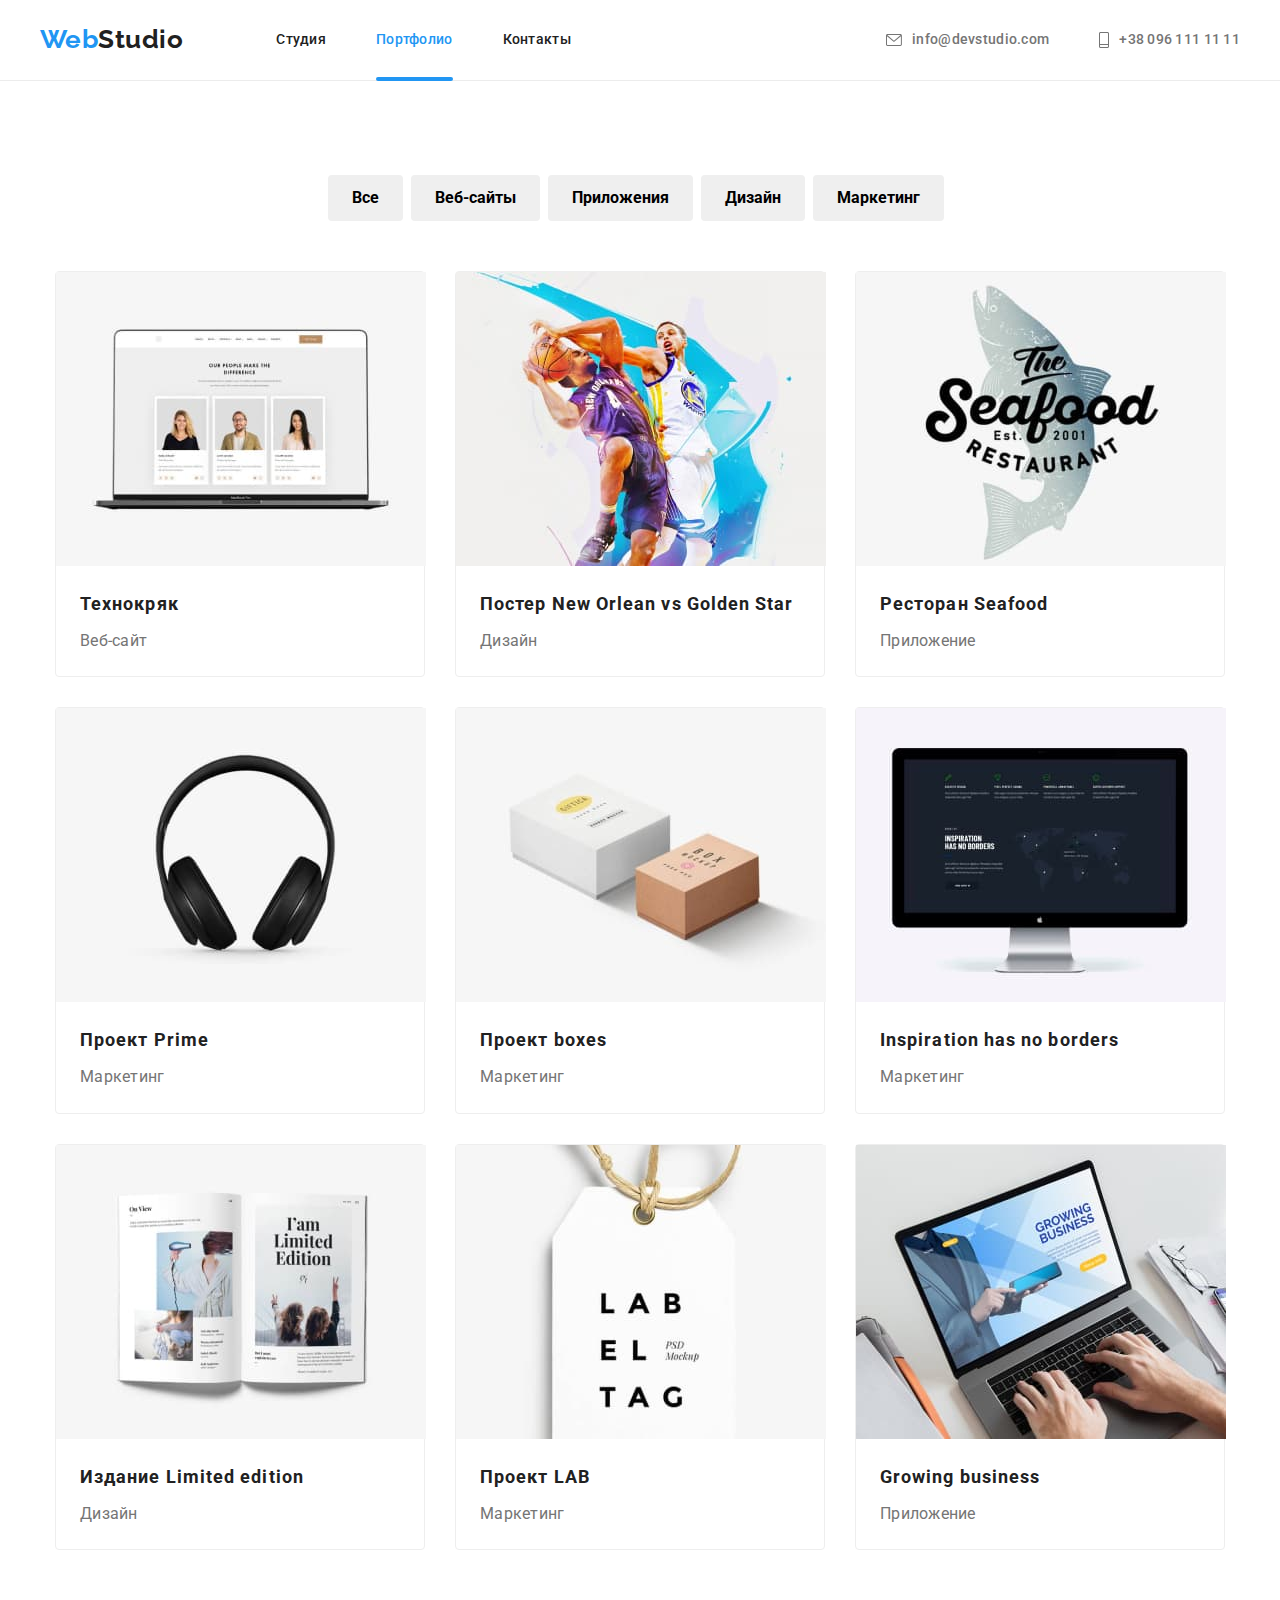
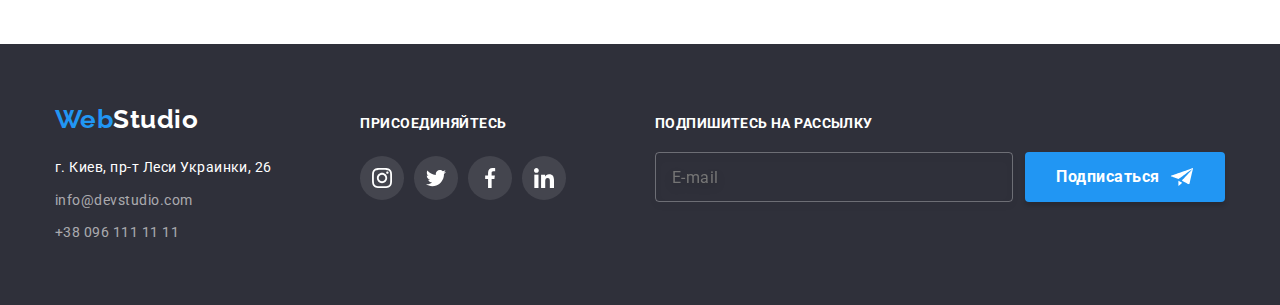
<file: portfolio.html>
<!DOCTYPE html>
<html lang="ru">

<head>
    <meta charset="UTF-8">
    <meta name="viewport" content="width=device-width, initial-scale=1.0">
    <title>Портфолио</title>

    <link rel="stylesheet" href="https://cdnjs.cloudflare.com/ajax/libs/modern-normalize/1.0.0/modern-normalize.min.css
">
    <link rel="preconnect" href="https://fonts.gstatic.com">
    <link
        href="https://fonts.googleapis.com/css2?family=Raleway:wght@700&family=Roboto:wght@400;500;700;900&display=swap"
        rel="stylesheet">
    <link rel="stylesheet" href="./css/styles.css">
</head>

<body>

    <header class="page-header">
        <div class="container">
            <nav class="main-nav">
                <a href="" class="logo-secondary"><span class="logo-primary">Web</span>Studio</a>

                <ul class="site-nav list">
                    <li class="item"><a href="./index.html" class="link">Студия</a></li>
                    <li class="item"><a href="./portfolio.html" class="link current">Портфолио</a></li>
                    <li class="item"><a href="" class="link">Контакты</a></li>
                </ul>
            </nav>

            <ul class="site-auth list">
                <li class="item">
                    <a href="mailto:info@devstudio.com" class="link">
                        <svg class="svg-mail">
                            <use href="./images/symbol-defs.svg#icon-envelope"></use>
                        </svg>
                        info@devstudio.com</a>
                </li>
                <li class="item">
                    <a href="tel:380961111111" class="link">
                        <svg class="svg-tel">
                            <use href="./images/symbol-defs.svg#icon-mobile"></use>
                        </svg>
                        +38 096 111 11 11</a>
                </li>
            </ul>
        </div>
    </header>




    <main>
        <section class="section-portfolio">
            <div class="container">
                <h2 class="visually-hidden">Портфолио</h2>

                <ul class="site-nav table">
                    <li class="first-but"><button type="button" class="button primary">Все</button></li>
                    <li class="first-but"><button type="button" class="button primary">Веб-сайты</button></li>
                    <li class="first-but"><button type="button" class="button primary">Приложения</button></li>
                    <li class="first-but"><button type="button" class="button primary">Дизайн</button></li>
                    <li class="first-but"><button type="button" class="button primary">Маркетинг</button></li>
                </ul>

                <ul class="description list">
                    <li class="section-photo">
                        <a class="link" href="">
                        <div class="project-block">
                            <img src="./images/tehnokrjak.jpg" alt="Технокряк" width="370">
                            <p class="submenu">
                                Технокряк это современная площадка распространения коронавируса. Компании используют эту платформу для цифрового
                                шпионажа и атак на защищённые сервера конкурентов.
                            </p>
                        </div>
                            <div class="photo-division">
                                <h3 class="photo-post">Технокряк</h3>
                                <p class="division">Веб-сайт</p>
                            </div>
                        </a>
                    </li>
                    <li class="section-photo">
                        <a href="" class="link">
                            <div class="project-block">
                            <img src="./images/poster.jpg" alt="Постер игры в баскетбол"
                                width="370">
                            <p class="submenu">
                                Технокряк это современная площадка распространения коронавируса. Компании используют эту платформу для цифрового
                                шпионажа и атак на защищённые сервера конкурентов.
                            </p>
                            </div>
                            <div class="photo-division">
                                <h3 class="photo-post">Постер New Orlean vs Golden Star</h3>
                                <p class="division">Дизайн</p>
                            </div>
                        </a>
                    </li>
                    <li class="section-photo">
                        <a href="" class="link">
                            <div class="project-block">
                            <img src="./images/seafood.jpg" alt="Постер ресторана морской кухни"
                                width="370">
                            <p class="submenu">
                                Технокряк это современная площадка распространения коронавируса. Компании используют эту платформу для цифрового
                                шпионажа и атак на защищённые сервера конкурентов.
                            </p>
                            </div>
                            <div class="photo-division">
                                <h3 class="photo-post">Ресторан Seafood</h3>
                                <p class="division">Приложение</p>
                            </div>
                        </a>
                    </li>
                    <li class="section-photo">
                        <a href="" class="link">
                            <div class="project-block">
                            <img src="./images/headphones.jpg" alt="Наушники" width="370">
                            <p class="submenu">
                                Технокряк это современная площадка распространения коронавируса. Компании используют эту платформу для цифрового
                                шпионажа и атак на защищённые сервера конкурентов.
                            </p>
                            </div>
                            <div class="photo-division">
                                <h3 class="photo-post">Проект Prime</h3>
                                <p class="division">Маркетинг</p>
                            </div>
                        </a>
                    </li>
                    <li class="section-photo">
                        <a href="" class="link">
                            <div class="project-block">
                            <img src="./images/two-boxes.jpg" alt="Две коробки" width="370">
                            <p class="submenu">
                                Технокряк это современная площадка распространения коронавируса. Компании используют эту платформу для цифрового
                                шпионажа и атак на защищённые сервера конкурентов.
                            </p>
                            </div>
                            <div class="photo-division">
                                <h3 class="photo-post">Проект boxes</h3>
                                <p class="division">Маркетинг</p>
                            </div>
                        </a>
                    </li>
                    <li class="section-photo">
                        <a href="" class="link">
                            <div class="project-block">
                            <img src="./images/monitor.jpg" alt="Черный монитор" width="370">
                            <p class="submenu">
                                Технокряк это современная площадка распространения коронавируса. Компании используют эту платформу для цифрового
                                шпионажа и атак на защищённые сервера конкурентов.
                            </p>
                            </div>
                            <div class="photo-division">
                                <h3 class="photo-post">Inspiration has no borders</h3>
                                <p class="division">Маркетинг</p>
                            </div>
                        </a>
                    </li>
                    <li class="section-photo">
                        <a href="" class="link">
                            <div class="project-block">
                            <img src="./images/magazine.jpg" alt="Журнал" width="370">
                            <p class="submenu">
                                Технокряк это современная площадка распространения коронавируса. Компании используют эту платформу для цифрового
                                шпионажа и атак на защищённые сервера конкурентов.
                            </p>
                            </div>
                            <div class="photo-division">
                                <h3 class="photo-post">Издание Limited edition</h3>
                                <p class="division">Дизайн</p>
                            </div>
                        </a>
                    </li>
                    <li class="section-photo">
                        <a href="" class="link">
                            <div class="project-block">
                            <img src="./images/label.jpg" alt="Белая бирка" width="370">
                            <p class="submenu">
                                Технокряк это современная площадка распространения коронавируса. Компании используют эту платформу для цифрового
                                шпионажа и атак на защищённые сервера конкурентов.
                            </p>
                            </div>
                            <div class="photo-division">
                                <h3 class="photo-post">Проект LAB</h3>
                                <p class="division">Маркетинг</p>
                            </div>
                        </a>
                    </li>
                    <li class="section-photo">
                        <a href="" class="link">
                            <div class="project-block">
                            <img src="./images/growing_business.jpg"
                                alt="Открытая страничка на компьютере" width="370">
                            <p class="submenu">
                                Технокряк это современная площадка распространения коронавируса. Компании используют эту платформу для цифрового
                                шпионажа и атак на защищённые сервера конкурентов.
                            </p>
                            </div>
                            <div class="photo-division">
                                <h3 class="photo-post">Growing business</h3>
                                <p class="division">Приложение</p>
                            </div>
                        </a>
                    </li>
                </ul>
            </div>
        </section>
    </main>

    <footer class="footer-portfolio">
        <div class="container">

            <div class="container-fotter">

                <div class="logo-address">
                    <a href="" class="logo-sec"><span class="logo-primary">Web</span>Studio</a>

                    <address class="address">г. Киев, пр-т Леси Украинки, 26</address>
                    <ul class="footer-address">
                        <li class="item-fotter"><a href="mailto:info@devstudio.com"
                                class="address-footer">info@devstudio.com</a></li>
                        <li class="item-fotter"><a href="tel:380961111111" class="address-footer">+38 096 111 11 11</a>
                        </li>
                    </ul>
                </div>

                <div class="second-column">
                    <p class="join">ПРИСОЕДИНЯЙТЕСЬ</p>
                    <ul class="join-icon">
                        <li class="footer-item link">
                            <a class="join-link" href="">
                                <svg class="footer-icon">
                                    <use href="./images/symbol-defs.svg#icon-instagram"></use>
                                </svg>
                            </a>
                        </li>
                    
                        <li class="footer-item link">
                            <a class="join-link" href="">
                                <svg class="footer-icon">
                                    <use href="./images/symbol-defs.svg#icon-twitter"></use>
                                </svg>
                            </a>
                        </li>
                    
                        <li class="footer-item link">
                            <a class="join-link" href="">
                                <svg class="footer-icon">
                                    <use href="./images/symbol-defs.svg#icon-facebook"></use>
                                </svg>
                            </a>
                        </li>
                    
                        <li class="footer-item link">
                            <a class="join-link" href="">
                                <svg class="footer-icon">
                                    <use href="./images/symbol-defs.svg#icon-linkedin"></use>
                                </svg>
                            </a>
                        </li>
                    </ul>
                </div>

            <div class="third-column">
                <p class="subscribe">Подпишитесь на рассылку</p>

                <div class="input-foot-container">
                <label for="footer-mail">
                    <input class="footer-input" type="email" name="mail" id="footer-mail" placeholder="E-mail">
                </label>

                <button type="submit" class="subscribe-button">Подписаться
                    <svg class="icon-send" width='24' height='24'>
                        <use href="./images/symbol-defs2.svg#icon-paper-plane"></use>
                    </svg>
                </button>
                </div>
            </div>
        </div>
        </div>
    </footer>

</body>

</html>
</file>
<file: css/styles.css>
:root {
  --primary-text-color: #212121;
  --secondary-text-color: #757575;
  --accent-color: #2196f3;
  --primary-white-color: #ffffff;
  --main-background-color: #ffffff;
  --secondary-background-color: #2f303a;
  --section-comanda-background: #f5f4fa;
  --adress-color: rgba(255, 255, 255, 0.6);
}

body {
  background: var(--main-background-color);
  font-family: Roboto, sans-serif;

  letter-spacing: 0.03em;
}

/*Студия*/

body .container {
  width: 1200px;
  margin-left: auto;
  margin-right: auto;
  padding-left: 15px;
  padding-right: 15px;
  display: block;
  /*outline: 2px solid tomato;*/
}

/*Hero*/

.hero {
  padding: 200px 0;
  letter-spacing: 0.06em;

  text-align: center;
  color: var(--primary-white-color);
  background: var(--secondary-background-color);

  height: 600px;
  background-image: linear-gradient(
      to right,
      rgba(47, 48, 58, 0.4),
      rgba(47, 48, 58, 0.4)
    ),
    url(../images/background-picture.jpg);
  background-repeat: no-repeat;
  background-size: cover;
  background-position: center;
}

.hero .container {
  padding: 0;
  width: 696px;
}

.hero-title {
  margin-bottom: 30px;
  font-weight: 900;
  font-size: 44px;
  line-height: 1.36;

  text-transform: uppercase;
}

.hero .primary {
  color: var(--primary-white-color);
  background: var(--accent-color);
}

.primary {
  display: inline-block;
  padding: 10px 32px;

  font-style: normal;
  font-weight: 700;
  font-size: 16px;
  line-height: 1.87;
  text-align: center;

  border-radius: 4px;

  cursor: pointer;
}

/*Модальное окно*/

.backdrop {
  position: fixed;
  top: 0;
  left: 0;
  width: 100%;
  height: 100%;
  background-color: rgba(0, 0, 0, 0.2);

  opacity: 1;
  transition: opacity 250ms cubic-bezier(0.4, 0, 0.2, 1);
}

.backdrop.is-hidden {
  opacity: 0;
  pointer-events: none;
}

.backdrop.is-hidden .modal {
  transform: translate(-50%, -50%) scale(0.9);
}

.modal {
  background-color: var(--primary-white-color);
  position: absolute;
  top: 50%;
  left: 50%;
  transform: translate(-50%, -50%);
  box-shadow: 0px 1px 3px rgba(0, 0, 0, 0.12), 0px 1px 1px rgba(0, 0, 0, 0.14),
    0px 2px 1px rgba(0, 0, 0, 0.2);
  border-radius: 4px;
}

.modal-button {
  width: 30px;
  height: 30px;
  border: 1px solid rgba(0, 0, 0, 0.1);
  box-sizing: border-box;
  border-radius: 50%;
  background-color: var(--primary-white-color);

  transition-property: color;
  transition-duration: 250ms;
  transition-timing-function: cubic-bezier(0.4, 0, 0.2, 1);
}

.modal .modal-button {
  float: right;
  margin: 8px 8px 0 0;
}

.modal-button:hover {
  color: var(--accent-color);
  cursor: pointer;
}

/*Раздел - Виимание к деталям*/

.work-section {
  padding-top: 94px;
  padding-bottom: 94px;
}

.work {
  display: flex;
  flex-wrap: wrap;

  /*font-size: 14px;*/

  list-style: none;

  margin: 0;
  padding: 0;
}

.work .work-item {
  width: calc((100% - 90px) / 4);
  margin-right: 30px;
}

.work .work-item:nth-child(4n) {
  margin-right: 0;
}

.icon-item {
  display: flex;
  height: 120px;
  padding: 0;
  border: none;
  background: #f5f4fa;
  border-radius: 4px;
  margin-bottom: 30px;
  justify-content: center;
  align-items: center;
}

.antenna {
  width: 65.32px;
  height: 70px;
}

.clock {
  width: 66.96px;
  height: 70px;
}

.computer {
  width: 70px;
  height: 53.69px;
}

.astranaut {
  width: 54.83px;
  height: 60.66px;
}

.work-title {
  margin-bottom: 10px;
  font-size: 14px;
  font-weight: 700;
  line-height: 1.14;
  text-transform: uppercase;

  color: var(--primary-text-color);
}
.work-description {
  font-weight: 400;
  font-size: 14px;
  line-height: 1.71;

  color: var(--secondary-text-color);
}
/*Раздел - Чем мы занимаемся*/

.section-example {
  padding-bottom: 94px;
}

.thumb {
  position: relative;
}

.product-actions {
  position: absolute;
  bottom: 0;
  left: 0;
  align-items: center;
  justify-content: center;

  display: flex;

  width: 100%;
  height: 70px;
  background-color: rgba(47, 48, 58, 0.8);
}

.example {
  font-family: Roboto;
  font-style: normal;
  font-weight: bold;
  font-size: 14px;
  line-height: 1.14;
  text-align: center;
  letter-spacing: 0.03em;
  text-transform: uppercase;

  color: var(--primary-white-color);
}

.product-section .example {
  width: 205px;
  height: 16px;
}

.section-example .section-title,
.section-comanda .section-title,
.clients .section-title {
  font-weight: 700;
  font-size: 36px;
  line-height: 1.17;
  text-align: center;

  margin-bottom: 50px;

  color: var(--primary-text-color);
}

.work-orientation {
  display: block;
  display: flex;
  flex-wrap: wrap;
  margin: 0;
  padding: 0;
}

.section-photo {
  list-style: none;
}

/* Раздел - Наша команда */

.section-comanda {
  padding-top: 94px;
  padding-bottom: 94px;
  background-color: var(--section-comanda-background);
}

.comanda {
  display: block;
  display: flex;
  flex-wrap: wrap;
  margin-top: 0;
  margin-bottom: 0;
  padding: 0;
}

.section-photos {
  list-style: none;
  width: calc((100% - 60px) / 3);
  border-radius: 4px;
  margin-right: 30px;
  margin-bottom: 30px;
  box-shadow: 0px 1px 3px rgba(0, 0, 0, 0.12), 0px 1px 1px rgba(0, 0, 0, 0.14),
    0px 2px 1px rgba(0, 0, 0, 0.2);
  background-color: var(--primary-white-color);
}

.comanda .section-photos {
  width: calc((100% - 90px) / 4);
}

.comanda .section-photos:nth-child(4n) {
  margin-right: 0;
}

.comanda .section-photos:nth-last-child(-n + 4) {
  margin-bottom: 0;
}

.name-job {
  padding: 30px 32px;
}

.section-photos .name,
.section-photos .job {
  font-size: 16px;
  line-height: 1.19;

  text-align: center;
  letter-spacing: 0.03em;
}

.name {
  font-weight: 500;

  margin-bottom: 10px;

  color: var(--primary-text-color);
}
.job {
  font-weight: 400;
  margin-bottom: 16px;
  color: var(--secondary-text-color);
}

.icon-comanda {
  display: flex;
  justify-content: center;
  align-items: center;
  padding: 0;
  margin: 0;
  list-style: none;
}

.icon-comanda .comanda-item {
  width: calc((100% - 30px) / 4);
}

.icon-comanda .comanda-item:nth-child(4n) {
  margin-right: 0;
}

.icon-comanda .comanda-item:nth-last-child(-n + 4) {
  margin-bottom: 0;
}

.comanda-link {
  display: inline-flex;
  justify-content: center;
  align-items: center;
  width: 44px;
  height: 44px;
  border-radius: 50%;
}

.comanda-item {
  margin-right: 10px;
}

.comanda-icon {
  width: 20px;
  height: 20px;

  transition-property: fill, background-color, color;
  transition-duration: 250ms;
  transition-timing-function: cubic-bezier(0.4, 0, 0.2, 1);
}

.comanda.item {
  display: block;
}

.comanda-item > .comanda-link {
  color: #afb1b8;
}

.join-link {
  fill: currentColor;
}

.comanda-icon .letter:hover {
  fill: var(--primary-white-color);
}

.comanda-item > .comanda-link:focus,
.comanda-item > .comanda-link:hover {
  fill: var(--primary-white-color);
  color: var(--primary-white-color);
  background-color: var(--accent-color);
}

/* Страничка Портфолио */

.page-header {
  border-bottom: 1px solid #ececec;
}

.page-header .container {
  padding: 0;
  display: flex;
  justify-content: space-between;
}

a {
  display: inline-block;
  position: relative;
  text-decoration: none;
}

.current::after {
  content: "";
  position: absolute;
  display: block;

  bottom: -1px;
  width: 100%;
  height: 4px;

  background: var(--accent-color);
  border-radius: 2px;
}

/* Логотип*/
.logo-primary {
  color: var(--accent-color);
}
.logo-secondary {
  display: block;
  padding-top: 24px;
  padding-bottom: 25px;
  margin-right: 93px;

  font-family: Raleway;
  font-weight: 700;
  font-size: 26px;
  line-height: 1.19;

  text-decoration: none;

  color: var(--primary-text-color);
}

/* Header navigation*/

.link {
  text-decoration: none;
  fill: currentColor;
}

.main-nav {
  display: flex;
  align-items: center;
  justify-content: space-around;
}

.site-nav {
  display: flex;
  margin-right: 0;
  margin-left: 0;
}

.site-nav .item + .item {
  margin-left: 50px;
}

.site-nav .link {
  padding-top: 32px;
  padding-bottom: 32px;
  display: block;
  color: var(--primary-text-color);

  transition-property: color;
  transition-duration: 250ms;
  transition-timing-function: cubic-bezier(0.4, 0, 0.2, 1);
}

.site-auth {
  display: flex;
  align-items: center;
}

.site-auth .item + .item {
  margin-left: 50px;
}

.site-auth .link {
  padding-top: 32px;
  padding-bottom: 32px;
  color: var(--secondary-text-color);
  display: flex;
  align-items: center;

  transition-property: color;
  transition-duration: 250ms;
  transition-timing-function: cubic-bezier(0.4, 0, 0.2, 1);
}

.list {
  padding: 0;
  margin: 0;
  font-weight: 500;
  font-size: 14px;
  line-height: 1.14;
  letter-spacing: 0.02em;

  list-style: none;
}

.site-nav .link:hover,
.site-nav .link:focus,
.site-auth .link:hover,
.site-auth .link:focus,
.site-nav .link.current,
.footer-address .address-footer:hover,
.footer-address .address-footer:focus {
  color: var(--accent-color);
}

.svg-mail {
  margin-right: 10px;
  width: 16px;
  height: 12px;
}

.svg-tel {
  margin-right: 10px;
  width: 10px;
  height: 16px;
}

/* Cписок кнопок*/

.section-portfolio {
  padding-top: 94px;
  padding-bottom: 94px;
}

.visually-hidden {
  position: absolute;
  clip: rect(0 0 0 0);
  width: 1px;
  height: 1px;
  margin: -1px;
}

.table {
  display: flex;
  justify-content: center;

  list-style: none;

  padding: 0;
  margin-top: 0;
  margin-right: 8px;
  margin-bottom: 50px;
}

.table .first-but {
  color: #f5f4fa;
}

.first-but .primary {
  padding: 6px 22px;
  border-color: transparent;
}

.first-but {
  margin-right: 8px;
  border-color: transparent;
}

.first-but:nth-child(5n) {
  margin-right: 0;
}

.list .button-primary,
.table .button-primary {
  font-weight: 500;
  font-size: 16px;
  line-height: 1.63;
}

.site-nav .primary:hover,
.site-nav .primary:focus,
.hero .primary:focus,
.hero .primary:hover {
  color: var(--primary-white-color);
  background: var(--accent-color);

  box-shadow: 0px 3px 1px rgba(0, 0, 0, 0.1), 0px 1px 2px rgba(0, 0, 0, 0.08),
    0px 2px 2px rgba(0, 0, 0, 0.12);
}

.button {
  transition-property: background-color, color;
  transition-duration: 250ms;
  transition-timing-function: cubic-bezier(0.4, 0, 0.2, 1);
}

/* Картинки с описанием*/

.description.list {
  display: block;
  display: flex;
  flex-wrap: wrap;
  padding: 0;
}

.project-block {
  position: relative;
  overflow: hidden;
  width: 370px;
  height: 294px;
}

.submenu {
  position: absolute;
  width: 100%;
  height: 100%;

  padding: 63px 24px;
  font-family: Roboto;
  font-style: normal;
  font-weight: normal;
  font-size: 18px;
  line-height: 1.55;
  letter-spacing: 0.03em;
  color: var(--primary-white-color);

  transition-property: transform;
  transition-duration: 250ms;
  transition-timing-function: cubic-bezier(0.4, 0, 0.2, 1);

  transform: translateY(100%);

  background: rgba(33, 150, 243, 0.9);
}

a:hover .submenu,
a:focus .submenu {
  transform: translateY(-100%);
}

.section-photo a:focus,
.section-photo a:hover {
  display: block;
  box-shadow: 0px 1px 1px rgba(0, 0, 0, 0.12), 0px 4px 4px rgba(0, 0, 0, 0.06),
    1px 4px 6px rgba(0, 0, 0, 0.16);
}

.section-photo .link {
  transition-property: box-shadow;
  transition: 500ms;
  transition-timing-function: cubic-bezier(0.4, 0, 0.2, 1);
}

.section-photo {
  position: relative;

  width: calc((100% - 60px) / 3);
  border-radius: 4px;
  border: 1px solid #eeeeee;
  margin-right: 30px;
  margin-bottom: 30px;
}

.section-photo:nth-child(3n) {
  margin-right: 0;
}

.section-photo:nth-last-child(-n + 3) {
  margin-bottom: 0;
}

.photo-division {
  display: block;
  padding-top: 20px;
  padding-bottom: 20px;
  padding-left: 24px;
}

.photo-post {
  margin-bottom: 4px;

  font-weight: 700;
  font-size: 18px;
  line-height: 2;

  letter-spacing: 0.06em;

  color: var(--primary-text-color);
}

.division {
  font-weight: 400;
  font-size: 16px;
  line-height: 1.9;

  color: var(--secondary-text-color);
}

img {
  display: block;
}

/*Clients*/

.clients {
  padding-top: 94px;
  padding-bottom: 94px;
}

.clients-list {
  display: flex;
  margin: auto;
  padding-inline-start: 0;
  list-style: none;
  justify-content: center;
}

.clients-icon .link {
  fill: #afb1b8;
  display: flex;
  justify-content: center;
  align-items: center;

  border: 1px solid #afb1b8;

  border-radius: 4px;
}

.client-logo {
  width: 170px;
  height: 90px;
}

.clients-icon a {
  transition-property: fill;
  transition-duration: 250ms;
  transition-timing-function: cubic-bezier(0.4, 0, 0.2, 1);
}

.clients-list .clients-icon {
  width: calc((100% - 150px) / 6);
  margin-right: 30px;
}

.clients-list .clients-icon:nth-child(6n) {
  margin-right: 0;
}

.clients-icon .link:hover,
.clients-icon .link:focus {
  fill: var(--accent-color);
  border-color: var(--accent-color);
  cursor: pointer;
}

/* Footer*/
footer {
  padding-top: 60px;
  padding-bottom: 60px;
  background: var(--secondary-background-color);
}

.logo-sec {
  font-family: Raleway;
  font-style: normal;
  font-weight: 700;
  font-size: 26px;
  line-height: 1.19;

  color: var(--primary-white-color);

  text-decoration: none;
}

.footer-portfolio {
  font-weight: 400;
  font-size: 14px;
  line-height: 1.7;
}

.address {
  margin-top: 20px;
  margin-bottom: 9px;

  font-style: normal;
  color: var(--primary-white-color);
}

/*.logo-address {
  margin-right: 70px;
}*/

.footer-address {
  padding: 0;
  margin-top: 0;
  margin-bottom: 0;
  list-style: none;
}

.item-fotter {
  margin-bottom: 9px;
}

.item-fotter:nth-child(2n) {
  margin-bottom: 0;
}

.address-footer {
  color: var(--adress-color);

  text-decoration: none;
}
/* Отступы*/

h1,
h2,
h3,
p {
  margin-top: 0px;
  margin-bottom: 0px;
  padding: 0;
}

/*Присоединяйтесь*/

.join {
  font-weight: 700;
  color: var(--primary-white-color);
  margin-bottom: 20px;
  text-transform: uppercase;
}

.container-fotter {
  display: flex;
  align-items: baseline;
}

.join-icon {
  display: inline-flex;
  justify-content: center;
  align-items: center;
  padding: 0;
  margin: 0;
  list-style: none;
}

.join-icon .footer-item {
  width: calc((100% - 30px) / 4);
}

.footer-item {
  margin-right: 10px;
}

.footer.item {
  display: block;
}

.join-icon .footer-item:nth-child(4n) {
  margin-right: 0;
}

.join-icon .footer-item:nth-last-child(-n + 4) {
  margin-bottom: 0;
}

.join-link {
  display: inline-flex;
  justify-content: center;
  align-items: center;
  width: 44px;
  height: 44px;
  border-radius: 50%;
  margin: 0;
  background: rgba(255, 255, 255, 0.1);

  transition-property: fill, background-color;
  transition-duration: 250ms;
  transition-timing-function: cubic-bezier(0.4, 0, 0.2, 1);
}

.footer-icon {
  width: 20px;
  height: 20px;
}

.footer-item > .join-link {
  color: var(--primary-white-color);
}

.footer-icon .letter:hover {
  fill: var(--primary-white-color);
}
.footer-item > .join-link:focus,
.footer-item > .join-link:hover {
  fill: var(--primary-white-color);
  color: var(--primary-white-color);
  background-color: var(--accent-color);
}

.container-fotter {
  justify-content: space-between;
}

.subscribe {
  margin-top: 0;
  margin-bottom: 20px;
  font-weight: 700;
  font-size: 14px;
  line-height: 1.14;
  letter-spacing: 0.03em;
  text-transform: uppercase;
  color: var(--primary-white-color);
}

.input-foot-container {
  display: flex;
  padding: 0;
  margin: 0;
  list-style: none;
  text-decoration: none;
}

.input-foot-container label {
  margin-bottom: 0;
}

.footer-input {
  width: 358px;
  height: 50px;
  padding-left: 16px;
  outline: transparent;

  color: var(--primary-white-color);
  font-weight: 400;
  font-size: 16px;
  line-height: 1.25;
  letter-spacing: 0.03em;

  background-color: transparent;
  border: 1px solid rgba(255, 255, 255, 0.3);
  box-sizing: border-box;
  filter: drop-shadow(0px 4px 4px rgba(0, 0, 0, 0.15));
  border-radius: 4px;
}

.icon-send {
  margin-left: 10px;
  fill: var(--primary-white-color);
}

.subscribe-button {
  width: 200px;
  height: 50px;
  padding: 10px 29px;
  margin-left: 12px;
  font-size: 16px;
  line-height: 1.87;
  font-weight: 700;
  letter-spacing: 0.03em;

  display: flex;
  align-items: center;
  justify-content: center;
  border-style: none;

  color: var(--primary-white-color);
  background-color: var(--accent-color);
  box-shadow: 0px 4px 4px rgba(0, 0, 0, 0.15);
  border-radius: 4px;
  cursor: pointer;
}

/*Форма заявки*/

.modal-window {
  padding: 40px;
}

.modal-name {
  font-style: Roboto;
  font-size: 20px;
  font-weight: bold;

  text-align: center;
  color: black;
  margin-bottom: 12px;
}

.field {
  position: relative;
  border-radius: 4px;
}

.input {
  border: 1px solid rgba(33, 33, 33, 0.2);
  box-sizing: border-box;
  border-radius: 4px;
  width: 100%;
  padding: 11px 12px;
  padding-left: 42px;
  transition: border-color var(--animation-duration) var(--animation-timing);
}

/**/

.info-insert {
  position: relative;
  display: flex;
  flex-direction: column;
  margin-bottom: 10px;
}

.input {
  height: 40px;
  padding-left: 42px;

  border: 1px solid rgba(33, 33, 33, 0.2);
  box-sizing: border-box;
  border-radius: 4px;

  transition-property: border;
  transition-duration: 250ms;
  transition-timing-function: cubic-bezier(0.4, 0, 0.2, 1);
}

textarea {
  resize: none;
  height: 120px;

  padding: 12px 16px;

  border: 1px solid rgba(33, 33, 33, 0.2);
  box-sizing: border-box;
  border-radius: 4px;

  transition-property: border-color;
  transition-duration: 250ms;
  transition-timing-function: cubic-bezier(0.4, 0, 0.2, 1);
}

textarea::placeholder {
  font-size: 14px;
  line-height: 1.16;

  color: rgba(117, 117, 117, 0.5);
}

label {
  display: flex;
  font-size: 14px;
  line-height: 1.16;
  margin-bottom: 4px;

  color: var(--secondary-text-color);
}

.terms {
  display: inline-flex;

  font-size: 14px;
  line-height: 1.71;

  text-decoration: underline;
  color: var(--accent-color);
}

.modal-submit {
  margin: 0 auto;
  padding: 10px 55px;
  font-size: 16px;
  line-height: 1.87;
  font-weight: 700;

  display: flex;
  align-items: center;
  text-align: center;
  border-style: none;
  cursor: pointer;

  color: var(--primary-white-color);
  background-color: var(--accent-color);
  box-shadow: 0px 4px 4px rgba(0, 0, 0, 0.15);
  border-radius: 4px;
}

.modal-icon {
  position: absolute;
  top: 50%;
  transform: translateY(-50%);
  left: 12px;

  transition-property: fill;
  transition-duration: 250ms;
  transition-timing-function: cubic-bezier(0.4, 0, 0.2, 1);
}

.form-field .input:focus,
.form-field textarea:focus {
  border-color: var(--accent-color);
  outline: transparent;
}

.input:focus + .modal-icon {
  fill: var(--accent-color);
}

.visually-hidden {
  -webkit-appearance: none;
  -moz-appearance: none;

  position: absolute;
}

.policy {
  margin-bottom: 30px;
  display: flex;
  justify-content: center;
}

.modal-policy {
  display: flex;
  align-items: center;
  margin-bottom: 0;
}

.modal-checkbox ~ span::before {
  content: "";
  display: inline-flex;
  width: 16px;
  height: 15px;
  margin-right: 7px;

  border: 2px solid var(--primary-text-color);

  transition-property: border;
  transition-duration: 250ms;
  transition-timing-function: cubic-bezier(0.4, 0, 0.2, 1);
}

.modal-checkbox:checked + span::before {
  background-color: var(--accent-color);
  background-image: url(../images/icon-check.svg);
  background-size: contain;
  background-origin: border-box;
  border: 2px solid var(--accent-color);
}

.modal-checkbox:hover ~ span::before,
.modal-checkbox:focus ~ span::before {
  border: 2px solid var(--accent-color);
}
</file>
